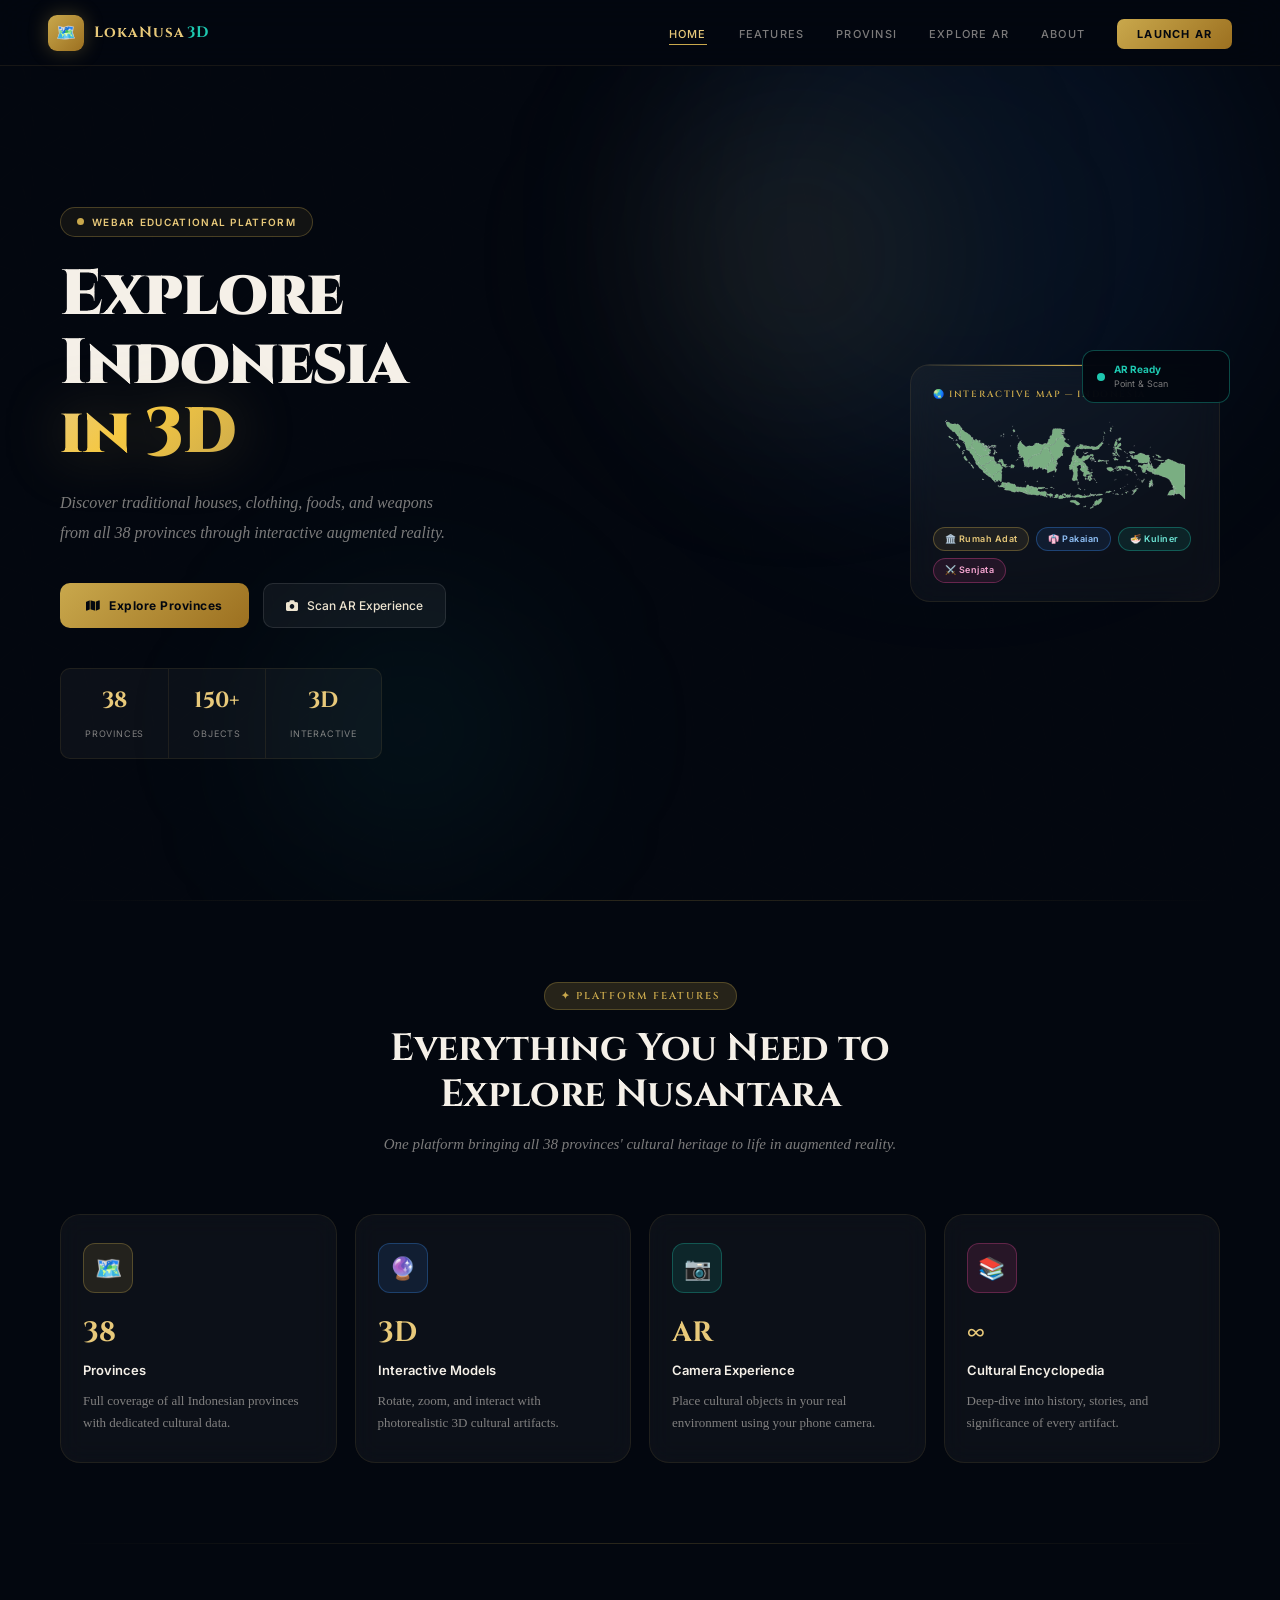
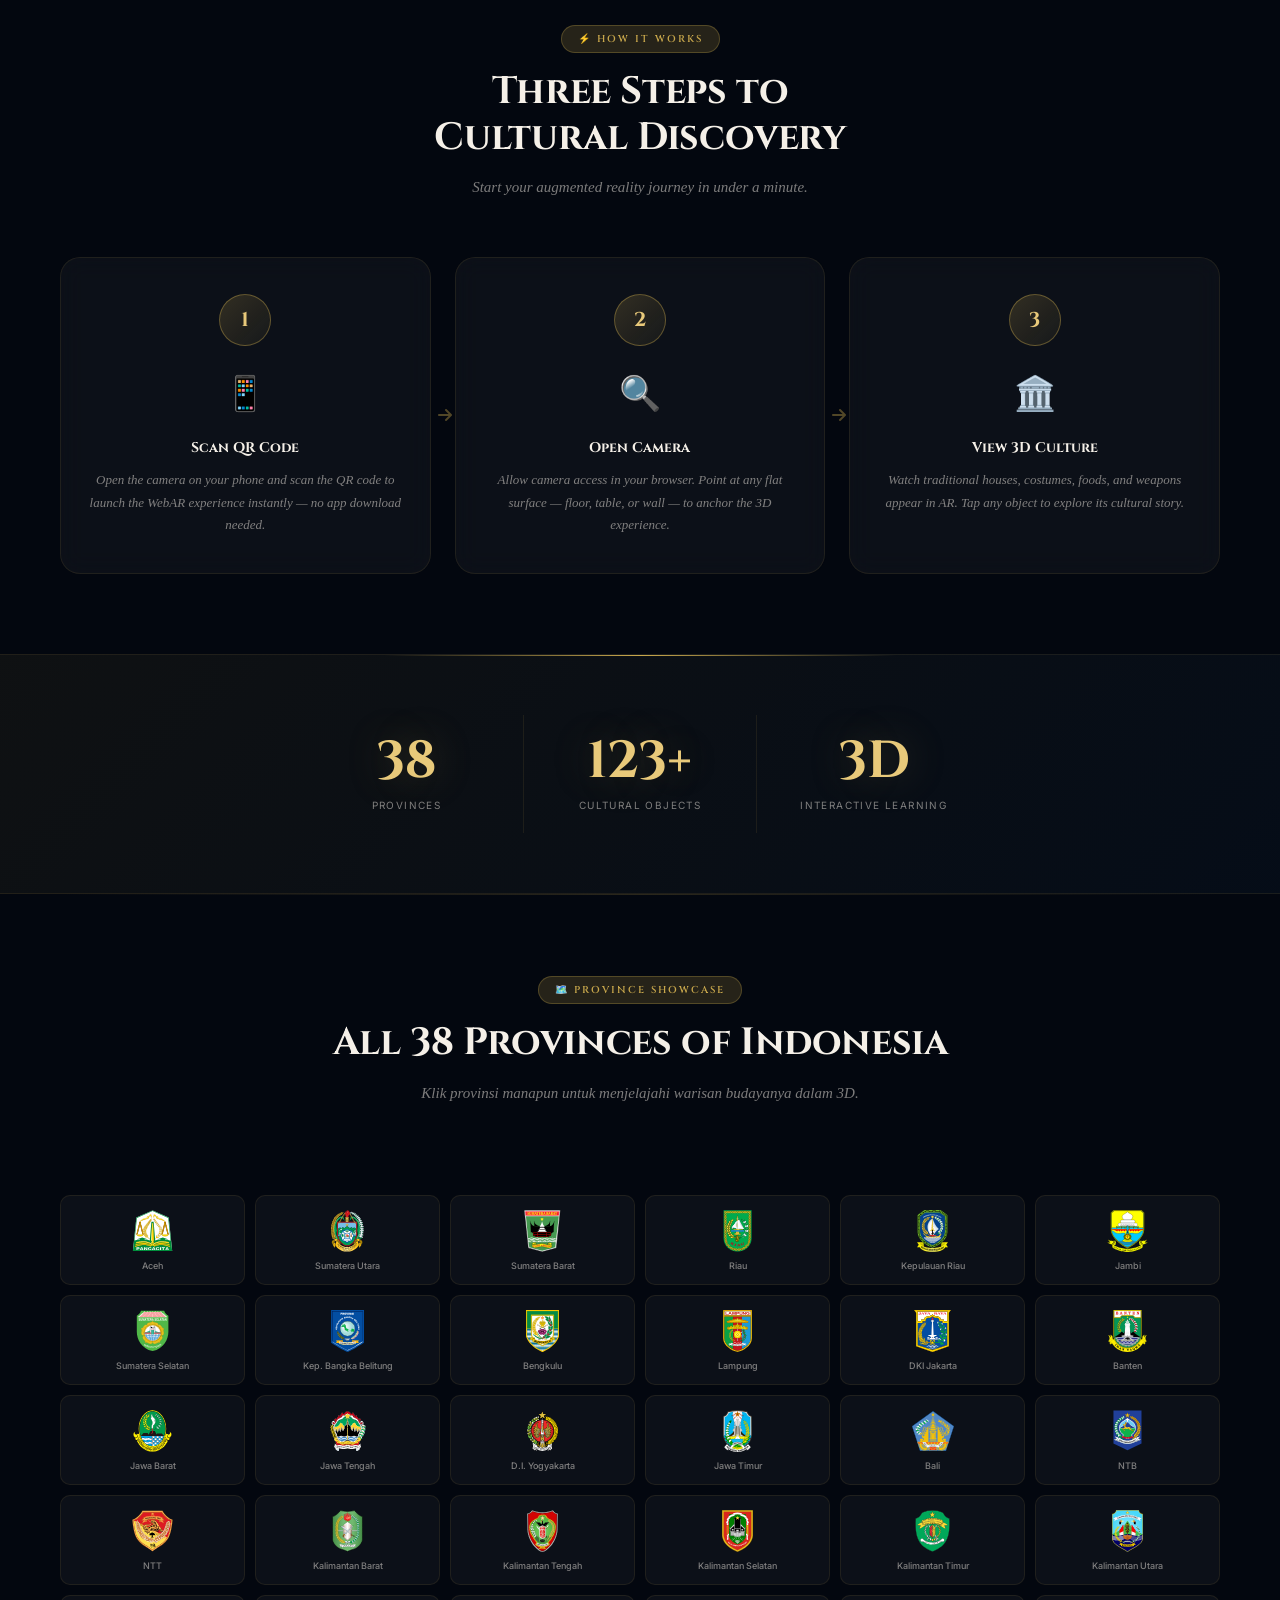
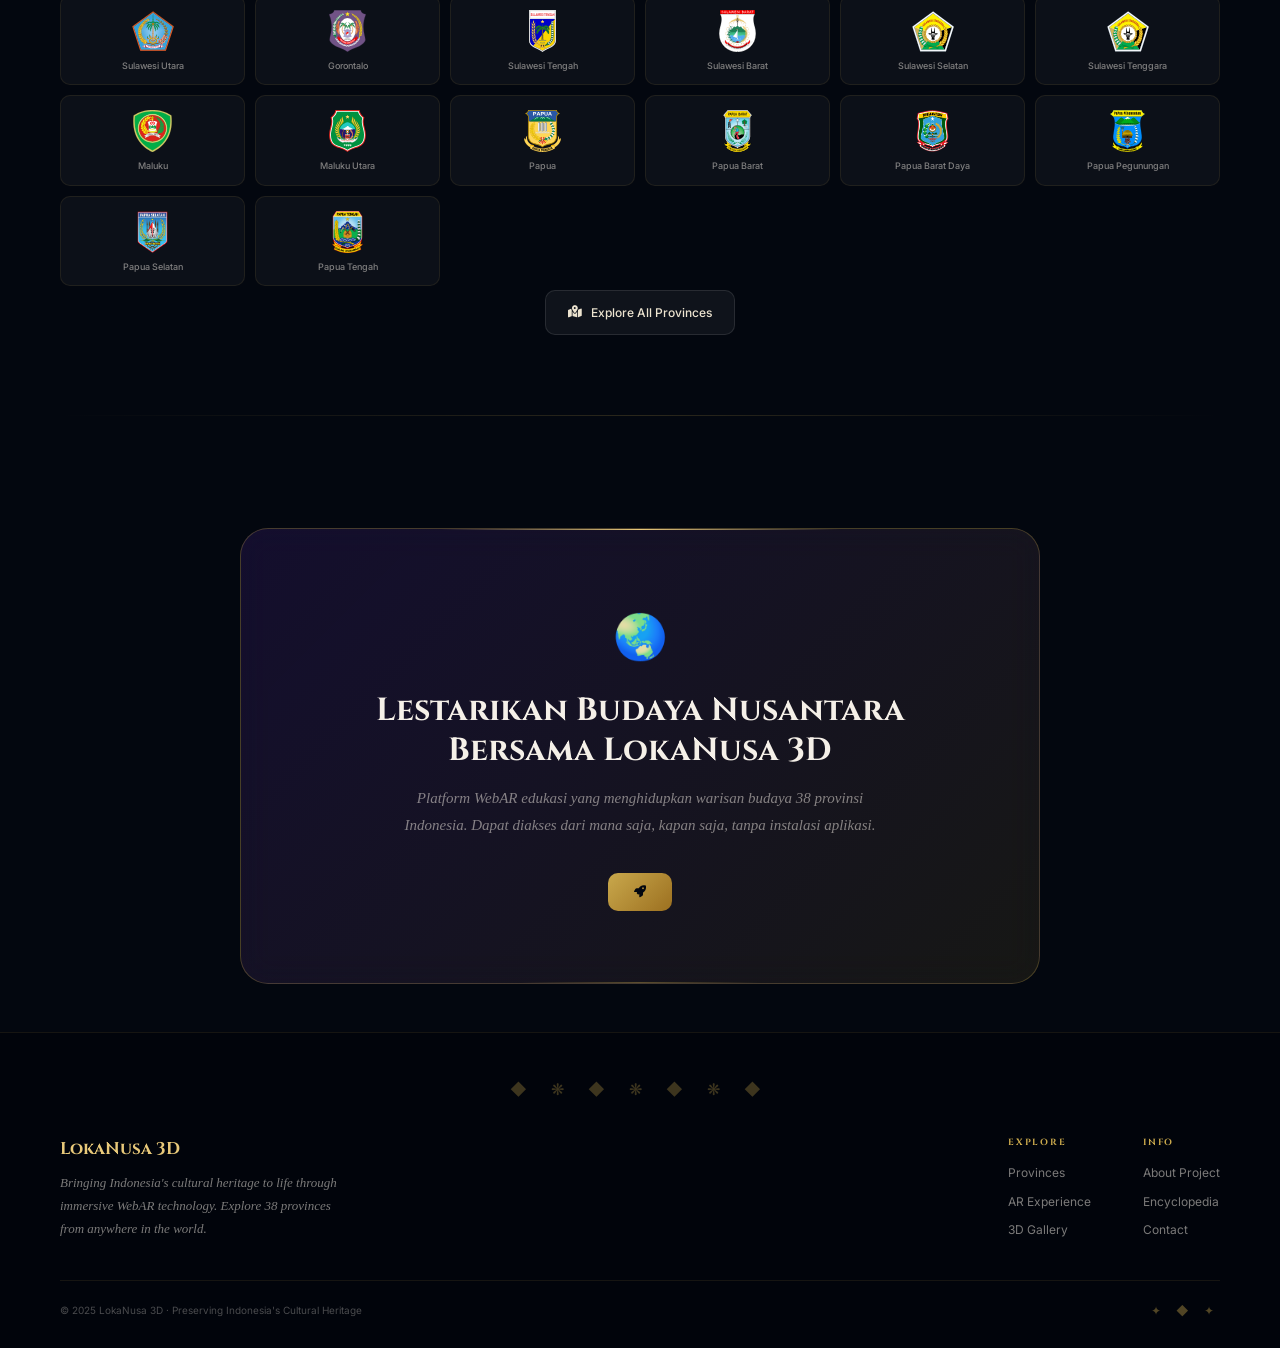
<file: index.html>
<!DOCTYPE html>
<html lang="id">
<head>
  <meta charset="UTF-8" />
  <meta http-equiv="X-UA-Compatible" content="IE=edge" />
  <meta name="viewport" content="width=device-width, initial-scale=1.0" />
  <title>LokaNusa 3D — Explore Indonesia in 3D</title>
  <link rel="preconnect" href="https://fonts.googleapis.com" />
  <link rel="preconnect" href="https://fonts.gstatic.com" crossorigin />
  <link href="https://fonts.googleapis.com/css2?family=Cinzel:wght@400;600;700&family=Inter:wght@300;400;500;600&display=swap" rel="stylesheet" />
  <link rel="stylesheet" href="https://cdnjs.cloudflare.com/ajax/libs/font-awesome/6.5.0/css/all.min.css" crossorigin="anonymous" />
  <link rel="stylesheet" href="./home/style.css" />
</head>
<body>

  <!-- ═══ NAVBAR ═══ -->
<nav class="ln-nav" id="navbar">
  <div class="nav-logo">
    <div class="nav-logo-glyph">🗺️</div>
    <span class="nav-logo-text">LokaNusa<span class="logo-3d">3D</span></span>
  </div>
  <ul class="nav-links" id="navMenu">
    <li><a href="#home" class="active">Home</a></li>
    <li><a href="#features">Features</a></li>
    <li><a href="#provinces">PROVINSI</a></li>
    <li><a href="#how-it-works">Explore AR</a></li>
    <li><a href="#about">About</a></li>
    <li><a href="#contact" class="nav-cta">Launch AR</a></li>
  </ul>
  <button class="nav-hamburger" id="hamburger" aria-label="Menu">
    <span></span><span></span><span></span>
  </button>
</nav>

  <!-- ═══ HERO ═══ -->
  <section class="nv-hero" id="home">
    <div class="hero-glow-orb orb1"></div>
    <div class="hero-glow-orb orb2"></div>
    <div class="hero-glow-orb orb3"></div>

    <div class="hero-content reveal">
      <div class="hero-badge">
        <div class="hero-badge-dot"></div>
        WebAR Educational Platform
      </div>
      <h1 class="hero-title">Explore<br>Indonesia<br><span class="gold">in 3D</span></h1>
      <p class="hero-sub">Discover traditional houses, clothing, foods, and weapons from all 38 provinces through interactive augmented reality.</p>
      <div class="hero-btns">
        <a href="#provinces" class="btn-gold">
          <i class="fa-solid fa-map"></i> Explore Provinces
        </a>
        <a href="#how-it-works" class="btn-outline">
          <i class="fa-solid fa-camera"></i> Scan AR Experience
        </a>
      </div>
      <div class="hero-stats">
        <div class="hs-stat"><strong>38</strong><span>Provinces</span></div>
        <div class="hs-stat"><strong>150+</strong><span>Objects</span></div>
        <div class="hs-stat"><strong>3D</strong><span>Interactive</span></div>
      </div>
    </div>

    <div class="hero-map-wrap reveal delay-1">
      <div class="map-card float-anim">
        <div class="map-card-title">🌏 Interactive Map — Indonesia</div>
        <img src="assets/maps/id.svg" class="indo-map" alt="Indonesia Map">
        <div class="culture-chips">
          <div class="chip chip-gold">🏛️ Rumah Adat</div>
          <div class="chip chip-blue">👘 Pakaian</div>
          <div class="chip chip-teal">🍜 Kuliner</div>
          <div class="chip chip-pink">⚔️ Senjata</div>
        </div>
      </div>

      <div class="ar-status-chip float-anim-2">
        <div class="ar-dot"></div>
        <div>
          <div class="ar-label">AR Ready</div>
          <div class="ar-sub">Point &amp; Scan</div>
        </div>
      </div>
    </div>
  </section>

  <!-- ═══ FEATURES ═══ -->
  <div class="section-divider"></div>
  <section class="nv-section" id="features">
    <div class="section-header">
      <div class="section-tag">✦ Platform Features</div>
      <h2 class="section-title">Everything You Need to<br>Explore Nusantara</h2>
      <p class="section-sub">One platform bringing all 38 provinces' cultural heritage to life in augmented reality.</p>
    </div>
    <div class="features-grid">
      <div class="feat-card reveal">
        <div class="feat-icon icon-gold">🗺️</div>
        <div class="feat-num">38</div>
        <div class="feat-label">Provinces</div>
        <div class="feat-desc">Full coverage of all Indonesian provinces with dedicated cultural data.</div>
      </div>
      <div class="feat-card reveal delay-1">
        <div class="feat-icon icon-blue">🔮</div>
        <div class="feat-num">3D</div>
        <div class="feat-label">Interactive Models</div>
        <div class="feat-desc">Rotate, zoom, and interact with photorealistic 3D cultural artifacts.</div>
      </div>
      <div class="feat-card reveal delay-2">
        <div class="feat-icon icon-teal">📷</div>
        <div class="feat-num">AR</div>
        <div class="feat-label">Camera Experience</div>
        <div class="feat-desc">Place cultural objects in your real environment using your phone camera.</div>
      </div>
      <div class="feat-card reveal delay-3">
        <div class="feat-icon icon-pink">📚</div>
        <div class="feat-num">∞</div>
        <div class="feat-label">Cultural Encyclopedia</div>
        <div class="feat-desc">Deep-dive into history, stories, and significance of every artifact.</div>
      </div>
    </div>
  </section>

  <!-- ═══ HOW IT WORKS ═══ -->
  <div class="section-divider"></div>
  <section class="nv-section" id="how-it-works">
    <div class="section-header">
      <div class="section-tag">⚡ How It Works</div>
      <h2 class="section-title">Three Steps to<br>Cultural Discovery</h2>
      <p class="section-sub">Start your augmented reality journey in under a minute.</p>
    </div>
    <div class="hiw-grid">
      <div class="hiw-step reveal">
        <div class="hiw-num">1</div>
        <div class="hiw-icon">📱</div>
        <h3 class="hiw-title">Scan QR Code</h3>
        <p class="hiw-desc">Open the camera on your phone and scan the QR code to launch the WebAR experience instantly — no app download needed.</p>
        <div class="hiw-connector"><i class="fa-solid fa-arrow-right"></i></div>
      </div>
      <div class="hiw-step reveal delay-1">
        <div class="hiw-num">2</div>
        <div class="hiw-icon">🔍</div>
        <h3 class="hiw-title">Open Camera</h3>
        <p class="hiw-desc">Allow camera access in your browser. Point at any flat surface — floor, table, or wall — to anchor the 3D experience.</p>
        <div class="hiw-connector"><i class="fa-solid fa-arrow-right"></i></div>
      </div>
      <div class="hiw-step reveal delay-2">
        <div class="hiw-num">3</div>
        <div class="hiw-icon">🏛️</div>
        <h3 class="hiw-title">View 3D Culture</h3>
        <p class="hiw-desc">Watch traditional houses, costumes, foods, and weapons appear in AR. Tap any object to explore its cultural story.</p>
      </div>
    </div>
  </section>

  <!-- ═══ STATS ═══ -->
  <div class="stats-section">
    <div class="stats-grid">
      <div class="stat-item reveal">
        <div class="stat-num" data-target="38">0</div>
        <div class="stat-label">Provinces</div>
      </div>
      <div class="stat-divider"></div>
      <div class="stat-item reveal delay-1">
        <div class="stat-num" data-target="150" data-suffix="+">0</div>
        <div class="stat-label">Cultural Objects</div>
      </div>
      <div class="stat-divider"></div>
      <div class="stat-item reveal delay-2">
        <div class="stat-num">3D</div>
        <div class="stat-label">Interactive Learning</div>
      </div>
    </div>
  </div>

  <!-- ═══ PROVINCE SHOWCASE ═══ -->
  <div class="section-divider"></div>
  <section class="nv-section" id="provinces">
    <div class="section-header">
      <div class="section-tag">🗺️ Province Showcase</div>
      <h2 class="section-title">All 38 Provinces of Indonesia</h2>
      <p class="section-sub">Klik provinsi manapun untuk menjelajahi warisan budayanya dalam 3D.</p>
    </div>
    <div class="provinces-grid" id="provGrid"></div>
    <div class="prov-cta">
      <a href="#" class="btn-outline">
        <i class="fa-solid fa-map-location-dot"></i> Explore All Provinces
      </a>
    </div>
  </section>

  <!-- ═══ ABOUT / FEEDBACK ═══ -->
  <div class="section-divider"></div>
  <section class="nv-section" id="about">
    <div class="feedback-box reveal">
      <div class="fb-deco">🌏</div>
      <h2 class="fb-title">Lestarikan Budaya Nusantara<br>Bersama LokaNusa 3D</h2>
      <p class="fb-sub">Platform WebAR edukasi yang menghidupkan warisan budaya 38 provinsi Indonesia. Dapat diakses dari mana saja, kapan saja, tanpa instalasi aplikasi.</p>
      <div class="fb-btns">
        <a href="#contact" class="btn-gold"><i class="fa-solid fa-rocket"></i> </a>
      </div>
    </div>
  </section>

  <!-- ═══ FOOTER ═══ -->
  <footer class="nv-footer" id="contact">
    <div class="footer-ornament-top">◆ ❋ ◆ ❋ ◆ ❋ ◆</div>
    <div class="footer-top">
      <div class="footer-brand">
        <div class="footer-brand-name">LokaNusa 3D</div>
        <p class="footer-brand-desc">Bringing Indonesia's cultural heritage to life through immersive WebAR technology. Explore 38 provinces from anywhere in the world.</p>
      </div>
      <div class="footer-links">
        <div class="footer-col">
          <h5>Explore</h5>
          <a href="#provinces">Provinces</a>
          <a href="#how-it-works">AR Experience</a>
          <a href="#features">3D Gallery</a>
        </div>
        <div class="footer-col">
          <h5>Info</h5>
          <a href="#about">About Project</a>
          <a href="#features">Encyclopedia</a>
          <a href="#contact">Contact</a>
        </div>
      </div>
    </div>
    <div class="footer-bottom">
      <div class="footer-copy">© 2025 LokaNusa 3D · Preserving Indonesia's Cultural Heritage</div>
      <div class="footer-ornament-bottom">✦ ◆ ✦</div>
    </div>
  </footer>

  <!-- ✅ Diperbaiki: nama file script yang benar -->
  <script src="./home/main.js"></script>
</body>
</html>
</file>
<file: home/style.css>
/* ════════════════════════════════════════
   LokaNusa 3D — style.css  (Home Page)
   Dark Luxury · Gold Accent · Glassmorphism
   Unified with provinsi.css
════════════════════════════════════════ */

/* ─── ROOT VARIABLES ─── */
:root {
  --navy:        #03070f;
  --navy2:       #060d1c;
  --navy3:       #0a1530;
  --navy4:       #0e1e44;
  --gold:        #c9a84c;
  --gold2:       #e8c97a;
  --gold3:       #f5e0a0;
  --gold-dim:    rgba(201,168,76,0.18);
  --gold-glow:   rgba(201,168,76,0.35);
  --ivory:       #f5f0e8;
  --ivory2:      #ede4d0;
  --muted:       rgba(245,240,232,0.5);
  --muted2:      rgba(245,240,232,0.3);
  --border:      rgba(201,168,76,0.2);
  --border2:     rgba(201,168,76,0.1);
  --teal:        #1ec8b0;
  --blue:        #3a8ef6;
  --rose:        #ec4899;
  --purple:      #7c3aed;
  --glass:       rgba(255,255,255,0.04);
  --glass-hov:   rgba(255,255,255,0.07);
  --font-display:'Cinzel', serif;
  --font-body:   'Cormorant Garamond', serif;
  --font-ui:     'Inter', sans-serif;
  --r:           16px;
  --r-sm:        10px;
  --r-xs:        7px;
  --t:           0.35s cubic-bezier(.4,0,.2,1);
}

/* ─── RESET ─── */
*, *::before, *::after { box-sizing: border-box; margin: 0; padding: 0; }
html { scroll-behavior: smooth; }
body {
  font-family: var(--font-ui);
  background: var(--navy);
  color: var(--ivory);
  overflow-x: hidden;
  line-height: 1.6;
}
a { text-decoration: none; color: inherit; }
ul { list-style: none; }
button { cursor: pointer; border: none; font-family: var(--font-ui); }
img { display: block; }

/* Scrollbar */
::-webkit-scrollbar { width: 5px; }
::-webkit-scrollbar-track { background: var(--navy2); }
::-webkit-scrollbar-thumb { background: rgba(201,168,76,0.3); border-radius: 3px; }

/* ─── PARTICLE CANVAS ─── */
#particleCanvas {
  position: fixed; inset: 0;
  pointer-events: none; z-index: 0; opacity: 0.5;
}

/* ════════════════════════════════════════
   NAVBAR (unified — sama dengan provinsi.css)
════════════════════════════════════════ */
.ln-nav {
  position: sticky; top: 0; z-index: 1000;
  display: flex; align-items: center; justify-content: space-between;
  padding: 0 48px; height: 66px;
  background: rgba(3,7,15,0.8);
  backdrop-filter: blur(24px);
  -webkit-backdrop-filter: blur(24px);
  border-bottom: 1px solid var(--border2);
  transition: box-shadow 0.4s ease;
}
.ln-nav.scrolled {
  box-shadow: 0 4px 48px rgba(0,0,0,0.7);
  border-bottom-color: var(--border);
}

/* Logo */
.nav-logo { display: flex; align-items: center; gap: 10px; }
.nav-logo-glyph {
  width: 36px; height: 36px;
  background: linear-gradient(135deg, var(--gold), #9c7020);
  border-radius: 9px;
  display: flex; align-items: center; justify-content: center;
  font-size: 16px; color: var(--navy); font-weight: 900;
  box-shadow: 0 0 20px rgba(201,168,76,0.3);
  flex-shrink: 0;
}
.nav-logo-text {
  font-family: var(--font-display);
  font-size: 15px; font-weight: 700;
  color: var(--gold2); letter-spacing: 0.07em;
}
.logo-3d { color: var(--teal); margin-left: 2px; }

/* Nav links */
.nav-links {
  display: flex; align-items: center; gap: 32px;
}
.nav-links li a {
  font-size: 11px; font-weight: 500;
  color: var(--muted);
  letter-spacing: 0.11em; text-transform: uppercase;
  transition: color var(--t);
  position: relative;
}
.nav-links li a::after {
  content: '';
  position: absolute; bottom: -4px; left: 0; right: 0;
  height: 1px; background: var(--gold);
  transform: scaleX(0); transition: transform var(--t);
}
.nav-links li a:hover,
.nav-links li a.active { color: var(--gold2); }
.nav-links li a:hover::after,
.nav-links li a.active::after { transform: scaleX(1); }

.nav-cta {
  background: linear-gradient(135deg, var(--gold), #9c7020) !important;
  color: var(--navy) !important;
  padding: 8px 20px;
  border-radius: var(--r-xs);
  font-weight: 700 !important;
  font-size: 11px;
  transition: transform var(--t), box-shadow var(--t) !important;
}
.nav-cta:hover {
  transform: translateY(-2px);
  box-shadow: 0 8px 24px rgba(201,168,76,0.4) !important;
}
.nav-cta::after { display: none !important; }

/* Mobile hamburger */
.nav-hamburger {
  display: none;
  flex-direction: column; gap: 5px;
  background: none; border: 1px solid var(--border);
  padding: 9px 11px; border-radius: var(--r-xs);
  transition: background var(--t);
}
.nav-hamburger span {
  display: block; width: 18px; height: 1.5px;
  background: var(--ivory); border-radius: 2px;
}
.nav-hamburger:hover { background: var(--glass); }

/* ════════════════════════════════════════
   HERO
════════════════════════════════════════ */
.nv-hero {
  position: relative;
  min-height: calc(100vh - 66px);
  display: flex; align-items: center;
  gap: 60px; padding: 80px 60px 80px;
  overflow: hidden; z-index: 1;
}

/* Glow orbs */
.hero-glow-orb {
  position: absolute; border-radius: 50%;
  pointer-events: none; filter: blur(90px); z-index: 0;
}
.orb1 { width: 560px; height: 560px; background: rgba(58,142,246,0.08);  top: -130px; right: 40px; }
.orb2 { width: 320px; height: 320px; background: rgba(201,168,76,0.09);  top:  30px;  right: 320px; }
.orb3 { width: 260px; height: 260px; background: rgba(30,200,176,0.07);  bottom: 40px; left: 280px; }

/* Batik texture overlay */
.nv-hero::before {
  content: '';
  position: absolute; inset: 0; z-index: 0;
  opacity: 0.025;
  background-image:
    repeating-conic-gradient(rgba(201,168,76,0.3) 0%, transparent 1%, transparent 15%, rgba(201,168,76,0.2) 16%),
    repeating-linear-gradient(45deg, transparent 0px, transparent 20px, rgba(201,168,76,0.1) 20px, rgba(201,168,76,0.1) 21px);
  background-size: 60px 60px, 40px 40px;
  pointer-events: none;
}

/* Ornamental frame corners */
.hero-ornament-frame {
  position: absolute; inset: 20px;
  pointer-events: none; z-index: 1;
}
.orn-corner {
  position: absolute;
  width: 48px; height: 48px;
  border-color: rgba(201,168,76,0.28); border-style: solid;
}
.orn-tl { top: 0; left: 0; border-width: 1px 0 0 1px; }
.orn-tr { top: 0; right: 0; border-width: 1px 1px 0 0; }
.orn-bl { bottom: 0; left: 0; border-width: 0 0 1px 1px; }
.orn-br { bottom: 0; right: 0; border-width: 0 1px 1px 0; }

/* Ornamental lines — sesuai provinsi */
.orn-h-line, .orn-v-line {
  position: absolute;
  background: linear-gradient(90deg, transparent, rgba(201,168,76,0.15), transparent);
}
.orn-h-line { height: 1px; left: 60px; right: 60px; }
.orn-h-top  { top: 0; }
.orn-h-bot  { bottom: 0; }
.orn-v-line {
  width: 1px;
  background: linear-gradient(180deg, transparent, rgba(201,168,76,0.15), transparent);
  top: 60px; bottom: 60px;
}
.orn-v-left  { left: 0; }
.orn-v-right { right: 0; }

/* Hero content */
.hero-content {
  position: relative; z-index: 2;
  flex: 1; max-width: 500px;
}

.hero-badge {
  display: inline-flex; align-items: center; gap: 8px;
  background: rgba(201,168,76,0.08);
  border: 1px solid rgba(201,168,76,0.3);
  color: var(--gold2);
  padding: 6px 16px; border-radius: 32px;
  font-size: 10px; font-weight: 600;
  letter-spacing: 0.13em; text-transform: uppercase;
  margin-bottom: 24px;
}
.hero-badge-dot {
  width: 7px; height: 7px;
  border-radius: 50%; background: var(--gold);
  animation: pulse 2s infinite;
}

.hero-title {
  font-family: var(--font-display);
  font-size: clamp(42px, 5vw, 68px);
  font-weight: 900; line-height: 1.08;
  letter-spacing: -0.02em;
  color: var(--ivory);
  margin-bottom: 20px;
}
.hero-title .gold {
  background: linear-gradient(135deg, var(--gold2) 0%, #f5c842 40%, var(--gold) 100%);
  -webkit-background-clip: text;
  -webkit-text-fill-color: transparent;
  background-clip: text;
  filter: drop-shadow(0 0 30px rgba(201,168,76,0.3));
}

.hero-sub {
  font-family: var(--font-body);
  font-size: clamp(14px, 1.5vw, 16px);
  font-style: italic; line-height: 1.85;
  color: var(--muted); margin-bottom: 36px;
  max-width: 400px;
}

.hero-btns { display: flex; gap: 14px; flex-wrap: wrap; margin-bottom: 40px; }

/* Stat row */
.hero-stats {
  display: flex;
  background: var(--glass);
  border: 1px solid var(--border2);
  border-radius: var(--r-sm);
  overflow: hidden; width: fit-content;
}
.hs-stat {
  padding: 14px 24px; text-align: center;
  border-right: 1px solid var(--border2);
}
.hs-stat:last-child { border-right: none; }
.hs-stat strong {
  display: block;
  font-family: var(--font-display);
  font-size: 22px; font-weight: 700;
  color: var(--gold2);
}
.hs-stat span {
  font-size: 9px; color: var(--muted);
  text-transform: uppercase; letter-spacing: 0.09em;
}

/* AR status — selaraskan dengan provinsi .hero-ar-status */
.hero-ar-status {
  display: inline-flex; align-items: center; gap: 12px;
  background: rgba(30,200,176,0.07);
  border: 1px solid rgba(30,200,176,0.2);
  border-radius: 32px;
  padding: 8px 20px;
  font-size: 10px; letter-spacing: 0.06em;
}
.ar-live-dot {
  width: 7px; height: 7px;
  border-radius: 50%; background: var(--teal);
  animation: pulse 1.5s infinite;
  flex-shrink: 0;
}
.ar-live-text { color: var(--teal); font-weight: 600; }
.ar-divider   { color: var(--muted2); }
.ar-detail    { color: var(--muted); }

/* ─── HERO MAP CARD ─── */
.hero-map-wrap {
  position: relative; z-index: 2;
  flex: 1; display: flex; justify-content: flex-end; align-items: center;
}
.map-card {
  background: var(--glass);
  border: 1px solid var(--border2);
  border-radius: 20px;
  padding: 22px 22px 18px;
  backdrop-filter: blur(16px);
  -webkit-backdrop-filter: blur(16px);
  width: 310px;
  position: relative; overflow: hidden;
}
.map-card::before {
  content: '';
  position: absolute; top: 0; left: 0; right: 0; height: 1px;
  background: linear-gradient(90deg, transparent, var(--gold), transparent);
}
.map-card-title {
  font-family: var(--font-display);
  font-size: 9px; letter-spacing: 0.18em; text-transform: uppercase;
  color: var(--gold); margin-bottom: 14px; font-weight: 600;
}
.indo-map {
  width: 100%; max-width: 420px;
  height: auto; object-fit: contain;
  margin: 0 auto;
  filter: brightness(1.1) contrast(1.05);
}

.culture-chips {
  display: flex; gap: 7px; flex-wrap: wrap; margin-top: 14px;
}
.chip {
  padding: 4px 11px; border-radius: 24px;
  font-size: 9px; font-weight: 600; letter-spacing: 0.05em;
  border: 1px solid;
}
.chip-gold   { background: rgba(201,168,76,0.1); border-color: rgba(201,168,76,0.35); color: var(--gold2); }
.chip-blue   { background: rgba(58,142,246,0.1); border-color: rgba(58,142,246,0.35); color: #93c5fd; }
.chip-teal   { background: rgba(30,200,176,0.1); border-color: rgba(30,200,176,0.35); color: #6ee7d7; }
.chip-pink   { background: rgba(236,72,153,0.1); border-color: rgba(236,72,153,0.35); color: #f9a8d4; }

.ar-status-chip {
  position: absolute; top: -14px; right: -10px;
  background: rgba(3,7,15,0.95);
  border: 1px solid rgba(30,200,176,0.35);
  border-radius: 12px; padding: 10px 14px;
  display: flex; align-items: center; gap: 9px;
  min-width: 148px;
  backdrop-filter: blur(14px);
}
.ar-dot {
  width: 8px; height: 8px; border-radius: 50%;
  background: var(--teal); animation: pulse 1.5s infinite; flex-shrink: 0;
}
.ar-label { font-size: 10px; font-weight: 700; color: var(--teal); }
.ar-sub   { font-size: 9px; color: var(--muted); }

/* Scroll indicator — selaraskan dengan provinsi */
.scroll-indicator {
  position: absolute; bottom: 28px; left: 50%; transform: translateX(-50%);
  display: flex; flex-direction: column; align-items: center; gap: 8px;
  z-index: 2;
}
.scroll-mouse {
  width: 22px; height: 36px;
  border: 1.5px solid rgba(201,168,76,0.35);
  border-radius: 12px;
  display: flex; justify-content: center; padding-top: 6px;
}
.scroll-wheel {
  width: 3px; height: 7px;
  background: var(--gold);
  border-radius: 2px;
  animation: scrollWheel 2s ease-in-out infinite;
}
.scroll-indicator span {
  font-size: 9px; color: var(--muted2);
  letter-spacing: 0.1em; text-transform: uppercase;
}

/* ════════════════════════════════════════
   BUTTONS (global)
════════════════════════════════════════ */
.btn-gold {
  display: inline-flex; align-items: center; gap: 9px;
  background: linear-gradient(135deg, var(--gold), #9c7020);
  color: var(--navy);
  padding: 13px 26px;
  border-radius: var(--r-sm);
  font-size: 12px; font-weight: 700;
  letter-spacing: 0.04em;
  border: none; cursor: pointer;
  position: relative; overflow: hidden;
  transition: transform var(--t), box-shadow var(--t);
}
.btn-gold::before {
  content: '';
  position: absolute; inset: 0;
  background: linear-gradient(135deg, rgba(255,255,255,0.18), transparent);
  opacity: 0; transition: opacity var(--t);
}
.btn-gold:hover { transform: translateY(-3px); box-shadow: 0 12px 32px rgba(201,168,76,0.45); }
.btn-gold:hover::before { opacity: 1; }

/* btn-primary-glow — alias dari provinsi */
.btn-primary-glow {
  display: inline-flex; align-items: center; gap: 10px;
  background: linear-gradient(135deg, var(--gold), #9c7020);
  color: var(--navy);
  padding: 14px 30px;
  border-radius: var(--r-sm);
  font-size: 13px; font-weight: 700;
  letter-spacing: 0.04em;
  position: relative; overflow: hidden;
  transition: transform var(--t), box-shadow var(--t);
}
.btn-primary-glow::before {
  content: '';
  position: absolute; inset: 0;
  background: linear-gradient(135deg, rgba(255,255,255,0.18), transparent);
  opacity: 0; transition: opacity var(--t);
}
.btn-primary-glow:hover {
  transform: translateY(-3px);
  box-shadow: 0 12px 36px rgba(201,168,76,0.5);
}
.btn-primary-glow:hover::before { opacity: 1; }

.btn-icon { font-size: 18px; }
.btn-pulse {
  position: absolute; right: 12px; top: 50%; transform: translateY(-50%);
  width: 8px; height: 8px;
  border-radius: 50%; background: var(--navy);
  animation: pulse 1.8s infinite; opacity: 0.5;
}

.btn-outline {
  display: inline-flex; align-items: center; gap: 9px;
  background: rgba(255,255,255,0.05);
  color: var(--ivory2);
  padding: 12px 22px;
  border-radius: var(--r-sm);
  font-size: 12px; font-weight: 500;
  border: 1px solid rgba(255,255,255,0.1);
  cursor: pointer;
  transition: background var(--t), border-color var(--t), transform var(--t);
}
.btn-outline:hover {
  background: rgba(255,255,255,0.09);
  border-color: rgba(201,168,76,0.4);
  transform: translateY(-2px);
}

/* btn-ghost — dari provinsi */
.btn-ghost {
  display: inline-flex; align-items: center; gap: 8px;
  background: rgba(255,255,255,0.05);
  color: var(--ivory2);
  padding: 13px 26px;
  border-radius: var(--r-sm);
  font-size: 13px; font-weight: 500;
  border: 1px solid rgba(255,255,255,0.1);
  transition: background var(--t), border-color var(--t), transform var(--t);
}
.btn-ghost:hover {
  background: rgba(255,255,255,0.09);
  border-color: rgba(201,168,76,0.35);
  transform: translateY(-2px);
}

/* btn-ghost-sm — dari provinsi */
.btn-ghost-sm {
  background: none;
  border: 1px solid rgba(255,255,255,0.1);
  color: var(--muted);
  padding: 10px;
  border-radius: var(--r-sm);
  font-size: 12px;
  transition: border-color var(--t), color var(--t);
}
.btn-ghost-sm:hover { border-color: rgba(255,255,255,0.2); color: var(--ivory); }

/* btn-launch-ar — dari provinsi */
.btn-launch-ar {
  background: linear-gradient(135deg, var(--teal), var(--blue));
  color: #fff;
  padding: 14px 24px;
  border-radius: var(--r-sm);
  font-size: 13px; font-weight: 700;
  letter-spacing: 0.04em;
  transition: transform var(--t), box-shadow var(--t);
}
.btn-launch-ar:hover {
  transform: translateY(-2px);
  box-shadow: 0 10px 30px rgba(30,200,176,0.4);
}

/* btn-download-qr — dari provinsi */
.btn-download-qr {
  background: linear-gradient(135deg, var(--gold), #9c7020);
  color: var(--navy);
  padding: 13px;
  border-radius: var(--r-sm);
  font-size: 13px; font-weight: 700;
  transition: transform var(--t), box-shadow var(--t);
}
.btn-download-qr:hover {
  transform: translateY(-2px);
  box-shadow: 0 10px 30px rgba(201,168,76,0.4);
}

/* btn-qr & btn-ar — dari provinsi */
.btn-qr, .btn-ar {
  flex: 1;
  display: flex; align-items: center; justify-content: center; gap: 7px;
  padding: 11px 14px;
  border-radius: var(--r-sm);
  font-size: 11px; font-weight: 600;
  letter-spacing: 0.04em;
  transition: transform var(--t), box-shadow var(--t), background var(--t);
}
.btn-qr {
  background: rgba(255,255,255,0.06);
  border: 1px solid rgba(255,255,255,0.12);
  color: var(--ivory2);
}
.btn-qr:hover {
  background: rgba(201,168,76,0.12);
  border-color: rgba(201,168,76,0.35);
  color: var(--gold2);
  transform: translateY(-2px);
}
.btn-ar {
  background: linear-gradient(135deg, rgba(30,200,176,0.2), rgba(58,142,246,0.2));
  border: 1px solid rgba(30,200,176,0.35);
  color: var(--teal);
  position: relative; overflow: hidden;
}
.btn-ar::before {
  content: '';
  position: absolute; inset: 0;
  background: linear-gradient(135deg, rgba(30,200,176,0.3), rgba(58,142,246,0.3));
  opacity: 0; transition: opacity var(--t);
}
.btn-ar:hover {
  transform: translateY(-2px);
  box-shadow: 0 8px 24px rgba(30,200,176,0.3);
}
.btn-ar:hover::before { opacity: 1; }

.btn-icon-svg { width: 14px; height: 14px; flex-shrink: 0; }
.ar-live-badge {
  font-size: 8px; font-weight: 800; letter-spacing: 0.08em;
  color: #fff;
  background: var(--teal);
  padding: 2px 6px; border-radius: 4px;
  position: relative; z-index: 1;
}

/* ════════════════════════════════════════
   SECTION COMMON
════════════════════════════════════════ */
.nv-section { padding: 80px 60px; position: relative; z-index: 1; }

.section-divider {
  height: 1px; margin: 0 60px;
  background: linear-gradient(90deg, transparent, var(--border), transparent);
}

.section-header { text-align: center; margin-bottom: 56px; }
/* alias untuk konsistensi dengan provinsi */
.section-head { text-align: center; margin-bottom: 60px; }

.section-ornament {
  display: flex; align-items: center; gap: 14px;
  justify-content: center; margin-bottom: 14px;
}
/* selaraskan mb provinsi */
.section-head .section-ornament { margin-bottom: 18px; }

.orn-line-l, .orn-line-r {
  flex: 1; max-width: 120px; height: 1px;
  background: linear-gradient(90deg, transparent, var(--gold));
}
.orn-line-r { background: linear-gradient(90deg, var(--gold), transparent); }
.orn-diamond { color: var(--gold); font-size: 12px; }

.section-tag {
  display: inline-flex; align-items: center; gap: 8px;
  background: var(--gold-dim);
  border: 1px solid rgba(201,168,76,0.28);
  color: var(--gold);
  padding: 5px 16px; border-radius: 24px;
  font-family: var(--font-display);
  font-size: 10px; font-weight: 600;
  letter-spacing: 0.2em; text-transform: uppercase;
  margin-bottom: 16px;
}

/* section-eyebrow — dari provinsi (block version) */
.section-eyebrow {
  display: block;
  font-family: var(--font-display);
  font-size: 10px; letter-spacing: 0.22em;
  color: var(--gold); text-transform: uppercase;
  margin-bottom: 12px;
}

.section-title {
  font-family: var(--font-display);
  font-size: clamp(26px, 3.2vw, 38px); font-weight: 700;
  color: var(--ivory); line-height: 1.2;
  margin-bottom: 14px; letter-spacing: -0.01em;
}
/* provinsi pakai sedikit lebih besar — align */
.section-head .section-title {
  font-size: clamp(28px, 3.5vw, 42px);
  margin-bottom: 16px;
}
.section-title em {
  font-style: italic;
  background: linear-gradient(135deg, var(--gold2), #f5c842);
  -webkit-background-clip: text;
  -webkit-text-fill-color: transparent;
  background-clip: text;
}
.section-sub {
  font-family: var(--font-body);
  font-size: 15px; font-style: italic;
  color: var(--muted); line-height: 1.8;
  max-width: 520px; margin-inline: auto;
}
.section-head .section-sub {
  font-size: 14px; max-width: 540px;
}

/* ════════════════════════════════════════
   FEATURES GRID
════════════════════════════════════════ */
.features-grid {
  display: grid;
  grid-template-columns: repeat(4, 1fr);
  gap: 18px;
}
.feat-card {
  background: var(--glass);
  border: 1px solid var(--border2);
  border-radius: 20px;
  padding: 28px 22px;
  position: relative; overflow: hidden;
  backdrop-filter: blur(12px);
  -webkit-backdrop-filter: blur(12px);
  transition: transform var(--t), border-color var(--t), box-shadow var(--t);
}
.feat-card::before {
  content: '';
  position: absolute; inset: 0;
  background: linear-gradient(135deg, rgba(201,168,76,0.07), transparent);
  opacity: 0; transition: opacity var(--t);
  border-radius: 20px;
}
.feat-card:hover {
  transform: translateY(-7px) scale(1.01);
  border-color: var(--border);
  box-shadow: 0 20px 52px rgba(0,0,0,0.55);
}
.feat-card:hover::before { opacity: 1; }

.feat-icon {
  width: 50px; height: 50px; border-radius: 12px;
  display: flex; align-items: center; justify-content: center;
  font-size: 22px; margin-bottom: 18px;
  border: 1px solid;
}
.icon-gold   { background: rgba(201,168,76,0.12); border-color: rgba(201,168,76,0.3); }
.icon-blue   { background: rgba(58,142,246,0.12); border-color: rgba(58,142,246,0.3); }
.icon-teal   { background: rgba(30,200,176,0.12); border-color: rgba(30,200,176,0.3); }
.icon-pink   { background: rgba(236,72,153,0.12); border-color: rgba(236,72,153,0.3); }

.feat-num {
  font-family: var(--font-display);
  font-size: 28px; font-weight: 700;
  color: var(--gold2); margin-bottom: 4px;
}
.feat-label { font-size: 13px; font-weight: 600; color: var(--ivory); margin-bottom: 9px; }
.feat-desc  { font-family: var(--font-body); font-size: 13px; color: var(--muted); line-height: 1.7; }

/* ════════════════════════════════════════
   HOW IT WORKS
════════════════════════════════════════ */
.hiw-grid {
  display: grid; grid-template-columns: repeat(3,1fr); gap: 24px;
}
.hiw-step {
  background: var(--glass);
  border: 1px solid var(--border2);
  border-radius: 20px;
  padding: 36px 26px; text-align: center;
  position: relative;
  backdrop-filter: blur(12px);
  -webkit-backdrop-filter: blur(12px);
  transition: transform var(--t), border-color var(--t);
}
.hiw-step:hover { transform: translateY(-6px); border-color: var(--border); }

.hiw-num {
  width: 52px; height: 52px; border-radius: 50%;
  background: linear-gradient(135deg, rgba(201,168,76,0.2), rgba(201,168,76,0.05));
  border: 1px solid rgba(201,168,76,0.4);
  display: flex; align-items: center; justify-content: center;
  font-family: var(--font-display);
  font-size: 20px; font-weight: 700; color: var(--gold2);
  margin: 0 auto 20px;
}
.hiw-icon  { font-size: 34px; margin-bottom: 16px; }
.hiw-title { font-family: var(--font-display); font-size: 14px; font-weight: 700; color: var(--ivory); margin-bottom: 10px; }
.hiw-desc  { font-family: var(--font-body); font-size: 13px; font-style: italic; color: var(--muted); line-height: 1.75; }

.hiw-connector {
  position: absolute; top: 50%; right: -22px;
  transform: translateY(-50%);
  color: rgba(201,168,76,0.4); font-size: 16px; z-index: 3;
}

/* ════════════════════════════════════════
   STATS SECTION
════════════════════════════════════════ */
.stats-section {
  background: linear-gradient(135deg, rgba(201,168,76,0.06), rgba(58,142,246,0.04));
  border-top: 1px solid var(--border2);
  border-bottom: 1px solid var(--border2);
  padding: 60px;
  position: relative; z-index: 1;
}
.stats-section::before {
  content: '';
  position: absolute; top: 0; left: 50%; transform: translateX(-50%);
  width: 40%; height: 1px;
  background: linear-gradient(90deg, transparent, var(--gold), transparent);
}
.stats-grid {
  display: grid;
  grid-template-columns: 1fr 1px 1fr 1px 1fr;
  max-width: 700px; margin: 0 auto;
}
.stat-item { text-align: center; padding: 20px 32px; }
.stat-num {
  font-family: var(--font-display);
  font-size: 52px; font-weight: 700;
  color: var(--gold2); line-height: 1;
  margin-bottom: 10px;
  text-shadow: 0 0 40px rgba(201,168,76,0.25);
}
.stat-label {
  font-size: 10px; color: var(--muted);
  text-transform: uppercase; letter-spacing: 0.14em;
}
.stat-divider { background: var(--border2); }

/* ════════════════════════════════════════
   PROVINCE GRID
════════════════════════════════════════ */
.provinces-grid {
  display: grid;
  grid-template-columns: repeat(6, 1fr);
  gap: 10px; margin-bottom: 36px;
}
.prov-card {
  background: var(--glass);
  border: 1px solid var(--border2);
  border-radius: var(--r-sm);
  padding: 14px 8px 12px; text-align: center;
  cursor: pointer;
  position: relative; overflow: hidden;
  transition: transform 0.25s ease, border-color 0.25s ease, box-shadow 0.25s ease;
}
.prov-card::before {
  content: '';
  position: absolute; inset: 0;
  background: linear-gradient(135deg, rgba(201,168,76,0.1), transparent);
  opacity: 0; transition: opacity 0.25s;
}
.prov-card:hover {
  transform: translateY(-5px) scale(1.04);
  border-color: var(--border);
  box-shadow: 0 12px 30px rgba(0,0,0,0.5), 0 0 20px rgba(201,168,76,0.1);
}
.prov-card:hover::before { opacity: 1; }
.prov-card.highlighted {
  border-color: var(--border);
  background: rgba(201,168,76,0.07);
}
.prov-logo {
  width: 42px; height: 42px;
  object-fit: contain; margin-bottom: 8px;
  margin-inline: auto;
  transition: transform 0.3s ease, filter 0.3s ease;
}
.prov-card:hover .prov-logo {
  transform: scale(1.15);
  filter: drop-shadow(0 0 10px rgba(201,168,76,0.55));
}
.prov-name {
  font-size: 9px; color: var(--muted);
  font-weight: 500; line-height: 1.35;
}
.prov-cta { text-align: center; margin-top: 10px; }

/* ════════════════════════════════════════
   CULTURE CARDS GRID (dari provinsi)
════════════════════════════════════════ */
.cards-grid {
  display: grid;
  grid-template-columns: repeat(2, 1fr);
  gap: 24px;
  max-width: 980px; margin-inline: auto;
}

.culture-card {
  position: relative;
  background: var(--glass);
  border: 1px solid var(--border2);
  border-radius: 20px;
  overflow: hidden;
  transition: transform var(--t), border-color var(--t), box-shadow var(--t);
  backdrop-filter: blur(12px);
  -webkit-backdrop-filter: blur(12px);
  display: flex; flex-direction: column;
  outline: none;
}
.culture-card:hover {
  transform: translateY(-8px) scale(1.01);
  border-color: var(--border);
  box-shadow: 0 24px 60px rgba(0,0,0,0.6);
}
.culture-card:focus-visible {
  box-shadow: 0 0 0 3px rgba(201,168,76,0.4);
}
.card-glow-border {
  position: absolute; inset: 0; z-index: 0;
  border-radius: 20px;
  opacity: 0; transition: opacity var(--t);
  pointer-events: none;
}
.culture-card:hover .card-glow-border { opacity: 1; }
.card-house:hover  { box-shadow: 0 24px 60px rgba(0,0,0,0.6), 0 0 40px rgba(201,168,76,0.12); }
.card-weapon:hover { box-shadow: 0 24px 60px rgba(0,0,0,0.6), 0 0 40px rgba(58,142,246,0.12); }
.card-food:hover   { box-shadow: 0 24px 60px rgba(0,0,0,0.6), 0 0 40px rgba(30,200,176,0.12); }
.card-cloth:hover  { box-shadow: 0 24px 60px rgba(0,0,0,0.6), 0 0 40px rgba(236,72,153,0.12); }

/* Image zone */
.card-image-zone {
  position: relative; height: 230px;
  cursor: pointer; overflow: hidden;
  background: var(--navy2); flex-shrink: 0;
}
.card-image-zone::after {
  content: '';
  position: absolute; inset: 0;
  background: linear-gradient(180deg, transparent 50%, rgba(3,7,15,0.8) 100%);
  z-index: 1; transition: opacity var(--t);
}
.upload-input { display: none; }

.card-img-placeholder {
  position: absolute; inset: 0; z-index: 2;
  display: flex; flex-direction: column;
  align-items: center; justify-content: center; gap: 10px;
  transition: opacity var(--t);
}
.placeholder-icon { width: 64px; height: 64px; opacity: 0.5; }
.placeholder-text  { font-size: 12px; color: var(--muted2); }
.placeholder-hint  {
  font-size: 9px; color: var(--muted2); letter-spacing: 0.1em;
  background: rgba(255,255,255,0.06);
  border: 1px solid rgba(255,255,255,0.1);
  padding: 3px 10px; border-radius: 24px;
}

.card-uploaded-img {
  width: 100%; height: 100%;
  object-fit: cover; display: block;
  transition: transform 0.5s ease;
}
.card-uploaded-img[src=""] { display: none; }
.culture-card:hover .card-uploaded-img { transform: scale(1.06); }

.card-img-overlay {
  position: absolute; inset: 0; z-index: 3;
  display: flex; align-items: center; justify-content: center;
  background: rgba(3,7,15,0.5);
  opacity: 0; transition: opacity var(--t);
  backdrop-filter: blur(4px);
}
.card-image-zone:hover .card-img-overlay { opacity: 1; }

.img-change-btn {
  background: rgba(201,168,76,0.2);
  border: 1px solid rgba(201,168,76,0.5);
  color: var(--gold2);
  padding: 8px 18px;
  border-radius: var(--r-xs);
  font-size: 11px; font-weight: 600;
  transition: background var(--t);
}
.img-change-btn:hover { background: rgba(201,168,76,0.35); }

.card-category-badge {
  position: absolute; top: 12px; left: 12px; z-index: 4;
  display: flex; align-items: center; gap: 5px;
  padding: 5px 12px; border-radius: 24px;
  font-size: 9px; font-weight: 700; letter-spacing: 0.08em;
  text-transform: uppercase; border: 1px solid;
  backdrop-filter: blur(8px);
}
.badge-gold   { background: rgba(201,168,76,0.2);  border-color: rgba(201,168,76,0.4); color: var(--gold2); }
.badge-blue   { background: rgba(58,142,246,0.2);  border-color: rgba(58,142,246,0.4); color: #93c5fd; }
.badge-teal   { background: rgba(30,200,176,0.2);  border-color: rgba(30,200,176,0.4); color: #6ee7d7; }
.badge-rose   { background: rgba(236,72,153,0.2);  border-color: rgba(236,72,153,0.4); color: #f9a8d4; }

/* Card body */
.card-body {
  padding: 22px 22px 20px;
  display: flex; flex-direction: column; gap: 14px;
  flex: 1; position: relative; z-index: 1;
}
.card-header-row {
  display: flex; align-items: flex-start; justify-content: space-between;
}
.card-title {
  font-family: var(--font-display);
  font-size: 20px; font-weight: 700;
  color: var(--ivory); line-height: 1.15; margin-bottom: 3px;
}
.card-origin {
  font-size: 10px; color: var(--muted2);
  letter-spacing: 0.07em; text-transform: uppercase;
}
.card-ar-indicator {
  display: flex; align-items: center; gap: 5px;
  font-size: 9px; font-weight: 700; letter-spacing: 0.08em; color: var(--teal);
  background: rgba(30,200,176,0.08);
  border: 1px solid rgba(30,200,176,0.25);
  padding: 5px 10px; border-radius: 24px; flex-shrink: 0;
}
.ar-mini-dot {
  width: 5px; height: 5px;
  border-radius: 50%; background: var(--teal);
  animation: pulse 1.8s infinite;
}
.card-desc-area {
  background: rgba(255,255,255,0.03);
  border: 1px solid rgba(255,255,255,0.07);
  border-radius: var(--r-sm);
  padding: 14px 16px;
}
.card-desc {
  font-family: var(--font-body);
  font-size: 14px; line-height: 1.78; color: var(--muted);
}
.card-desc em { color: var(--gold2); font-style: italic; }

.card-meta-row { display: flex; gap: 8px; flex-wrap: wrap; }
.meta-chip {
  display: flex; align-items: center; gap: 5px;
  background: rgba(255,255,255,0.04);
  border: 1px solid rgba(255,255,255,0.08);
  padding: 5px 10px; border-radius: 24px;
  font-size: 10px; color: var(--muted);
}
.meta-icon { font-size: 11px; }

.card-actions { display: flex; gap: 10px; margin-top: auto; }

/* Card asset img */
.card-asset-img {
  width: 100%; height: 100%;
  object-fit: cover; display: block; border-radius: inherit;
}
.card-image-zone:has(.card-uploaded-img:not([src=""])) .card-img-placeholder {
  display: none;
}

/* ════════════════════════════════════════
   MODALS (dari provinsi)
════════════════════════════════════════ */
.modal-overlay {
  position: fixed; inset: 0; z-index: 2000;
  background: rgba(3,7,15,0.88);
  backdrop-filter: blur(16px);
  -webkit-backdrop-filter: blur(16px);
  display: flex; align-items: center; justify-content: center;
  padding: 20px;
  opacity: 0; pointer-events: none;
  transition: opacity 0.3s ease;
}
.modal-overlay.open { opacity: 1; pointer-events: all; }

.modal-close {
  position: absolute; top: 16px; right: 16px;
  width: 32px; height: 32px;
  background: rgba(255,255,255,0.07);
  border: 1px solid rgba(255,255,255,0.12);
  border-radius: 50%; color: var(--muted); font-size: 13px;
  display: flex; align-items: center; justify-content: center;
  transition: background var(--t), color var(--t);
}
.modal-close:hover { background: rgba(255,255,255,0.14); color: var(--ivory); }

/* AR Modal */
.ar-modal-panel {
  position: relative;
  background: rgba(10,21,48,0.95);
  border: 1px solid rgba(30,200,176,0.3);
  border-radius: 24px; padding: 40px 36px 32px;
  width: 100%; max-width: 440px; text-align: center;
  box-shadow: 0 32px 80px rgba(0,0,0,0.7), 0 0 60px rgba(30,200,176,0.08);
  transform: translateY(20px); transition: transform 0.3s ease; overflow: hidden;
}
.modal-overlay.open .ar-modal-panel,
.modal-overlay.open .qr-modal-panel { transform: translateY(0); }

.modal-glow {
  position: absolute; top: -80px; left: 50%; transform: translateX(-50%);
  width: 300px; height: 300px;
  background: radial-gradient(circle, rgba(30,200,176,0.12), transparent 70%);
  pointer-events: none;
}
.ar-modal-icon { width: 60px; height: 60px; margin: 0 auto 16px; }
.ar-modal-title {
  font-family: var(--font-display);
  font-size: 22px; font-weight: 700; color: var(--ivory); margin-bottom: 4px;
}
.ar-modal-name {
  font-family: var(--font-body);
  font-size: 15px; color: var(--teal); font-style: italic; margin-bottom: 24px;
}

/* Viewfinder */
.ar-viewfinder {
  position: relative; width: 240px; height: 240px;
  margin: 0 auto 24px; border-radius: 16px;
  background: rgba(0,0,0,0.4); overflow: hidden;
}
.vf-corner { position: absolute; width: 24px; height: 24px; border-color: var(--teal); border-style: solid; }
.vf-tl { top: 8px; left: 8px; border-width: 2px 0 0 2px; }
.vf-tr { top: 8px; right: 8px; border-width: 2px 2px 0 0; }
.vf-bl { bottom: 8px; left: 8px; border-width: 0 0 2px 2px; }
.vf-br { bottom: 8px; right: 8px; border-width: 0 2px 2px 0; }

.vf-scan-line {
  position: absolute; left: 12px; right: 12px; height: 1px;
  background: linear-gradient(90deg, transparent, var(--teal), transparent);
  top: 20%; animation: scanLine 3s ease-in-out infinite;
  box-shadow: 0 0 8px rgba(30,200,176,0.6);
}
.vf-center-mark { position: absolute; top: 50%; left: 50%; transform: translate(-50%,-50%); }
.vf-ring {
  position: absolute; border-radius: 50%;
  border: 1px solid rgba(30,200,176,0.4);
  top: 50%; left: 50%; transform: translate(-50%,-50%);
}
.vf-ring-1 { width: 60px; height: 60px; animation: ringPulse 2.5s ease-in-out infinite; }
.vf-ring-2 { width: 90px; height: 90px; animation: ringPulse 2.5s 0.8s ease-in-out infinite; }
.vf-dot {
  width: 8px; height: 8px; border-radius: 50%; background: var(--teal);
  position: absolute; top: 50%; left: 50%; transform: translate(-50%,-50%);
  box-shadow: 0 0 12px var(--teal);
}
.vf-status {
  position: absolute; bottom: 12px; left: 50%; transform: translateX(-50%);
  display: flex; align-items: center; gap: 6px;
  font-size: 9px; color: var(--teal); white-space: nowrap; letter-spacing: 0.06em;
}
.vf-dot-live { width: 5px; height: 5px; border-radius: 50%; background: var(--teal); animation: pulse 1.5s infinite; }
.vf-3d-label {
  position: absolute; top: 12px; right: 12px;
  font-family: var(--font-display);
  font-size: 14px; font-weight: 700; color: var(--gold);
  text-shadow: 0 0 16px rgba(201,168,76,0.6);
}

.ar-modal-instructions { display: flex; flex-direction: column; gap: 10px; margin-bottom: 24px; text-align: left; }
.instr-step { display: flex; align-items: center; gap: 12px; font-size: 12px; color: var(--muted); }
.instr-num {
  width: 24px; height: 24px; border-radius: 50%;
  background: rgba(30,200,176,0.15); border: 1px solid rgba(30,200,176,0.35);
  display: flex; align-items: center; justify-content: center;
  font-size: 10px; font-weight: 700; color: var(--teal); flex-shrink: 0;
}
.ar-modal-btns { display: flex; flex-direction: column; gap: 10px; }

/* QR Modal */
.qr-modal-panel {
  position: relative;
  background: rgba(10,21,48,0.97);
  border: 1px solid rgba(201,168,76,0.3);
  border-radius: 24px; padding: 40px 36px 32px;
  width: 100%; max-width: 380px; text-align: center;
  box-shadow: 0 32px 80px rgba(0,0,0,0.7), 0 0 60px rgba(201,168,76,0.08);
  transform: translateY(20px); transition: transform 0.3s ease; overflow: hidden;
}
.qr-glow { background: radial-gradient(circle, rgba(201,168,76,0.1), transparent 70%) !important; }

.qr-title {
  font-family: var(--font-display);
  font-size: 22px; font-weight: 700; color: var(--ivory); margin-bottom: 8px;
}
.qr-sub { font-size: 12px; color: var(--muted); line-height: 1.7; margin-bottom: 24px; }
.qr-sub strong { color: var(--gold2); }

.qr-code-wrap { position: relative; width: 200px; margin: 0 auto 16px; }
.qr-frame {
  border: 2px solid rgba(201,168,76,0.35); border-radius: 12px;
  padding: 12px; background: rgba(255,255,255,0.97);
}
.qr-svg { display: block; width: 100%; height: auto; }

.qr-corner-tl, .qr-corner-tr, .qr-corner-bl, .qr-corner-br {
  position: absolute; width: 16px; height: 16px;
  border-color: var(--gold); border-style: solid;
}
.qr-corner-tl { top: -6px; left: -6px; border-width: 2px 0 0 2px; border-radius: 3px 0 0 0; }
.qr-corner-tr { top: -6px; right: -6px; border-width: 2px 2px 0 0; border-radius: 0 3px 0 0; }
.qr-corner-bl { bottom: -6px; left: -6px; border-width: 0 0 2px 2px; border-radius: 0 0 0 3px; }
.qr-corner-br { bottom: -6px; right: -6px; border-width: 0 2px 2px 0; border-radius: 0 0 3px 0; }

.qr-url-display { font-size: 10px; color: var(--muted2); letter-spacing: 0.04em; margin-bottom: 24px; }
.qr-url-display span { color: var(--gold); }
.qr-modal-btns { display: flex; flex-direction: column; gap: 10px; }

/* ════════════════════════════════════════
   ABOUT / FEEDBACK BOX
════════════════════════════════════════ */
.feedback-box {
  background: linear-gradient(135deg, rgba(124,58,237,0.14), rgba(201,168,76,0.1));
  border: 1px solid rgba(201,168,76,0.28);
  border-radius: 28px; padding: 72px 56px;
  text-align: center; position: relative; overflow: hidden;
  max-width: 800px; margin: 0 auto;
  backdrop-filter: blur(16px);
  -webkit-backdrop-filter: blur(16px);
}
.feedback-box::before {
  content: '';
  position: absolute; top: 0; left: 50%; transform: translateX(-50%);
  width: 50%; height: 1px;
  background: linear-gradient(90deg, transparent, var(--gold2), transparent);
}
.feedback-box::after {
  content: '';
  position: absolute; bottom: 0; left: 50%; transform: translateX(-50%);
  width: 30%; height: 1px;
  background: linear-gradient(90deg, transparent, rgba(201,168,76,0.4), transparent);
}
.fb-deco { font-size: 44px; margin-bottom: 20px; }
.fb-title {
  font-family: var(--font-display);
  font-size: clamp(22px, 2.8vw, 32px); font-weight: 700;
  color: var(--ivory); margin-bottom: 14px; line-height: 1.25;
}
.fb-sub {
  font-family: var(--font-body);
  font-size: 15px; font-style: italic;
  color: var(--muted); line-height: 1.8;
  max-width: 500px; margin-inline: auto; margin-bottom: 34px;
}
.fb-btns { display: flex; gap: 14px; justify-content: center; flex-wrap: wrap; }

/* ════════════════════════════════════════
   FOOTER
════════════════════════════════════════ */
.nv-footer {
  background: rgba(2,5,12,0.98);
  border-top: 1px solid var(--border2);
  padding: 44px 60px 28px;
  position: relative; z-index: 1;
}
.footer-ornament-top {
  text-align: center;
  color: var(--gold); opacity: 0.3;
  font-size: 16px; letter-spacing: 10px;
  margin-bottom: 32px;
}
/* alias provinsi */
.footer-ornament {
  text-align: center;
  display: flex; justify-content: center; gap: 12px;
  color: var(--gold); opacity: 0.3;
  font-size: 14px; margin-bottom: 32px;
}
.footer-top {
  display: flex; justify-content: space-between; align-items: flex-start;
  margin-bottom: 32px; flex-wrap: wrap; gap: 28px;
}
/* alias provinsi */
.footer-inner {
  display: flex; gap: 48px; align-items: flex-start;
  margin-bottom: 32px; flex-wrap: wrap;
}
.footer-brand { max-width: 280px; }
.footer-brand-name {
  font-family: var(--font-display);
  font-size: 17px; font-weight: 700;
  color: var(--gold2); margin-bottom: 10px;
}
.footer-brand-desc { font-family: var(--font-body); font-size: 13px; font-style: italic; color: var(--muted); line-height: 1.75; }

/* Footer logo (provinsi style) */
.footer-logo { display: flex; align-items: center; gap: 9px; margin-bottom: 12px; }
.footer-logo-glyph {
  width: 32px; height: 32px;
  background: linear-gradient(135deg, var(--gold), #9c7020);
  border-radius: 8px;
  display: flex; align-items: center; justify-content: center;
  font-size: 14px; color: var(--navy);
}
.footer-logo-text { font-family: var(--font-display); font-size: 15px; font-weight: 700; color: var(--gold2); }
.footer-logo-text span { color: var(--teal); }
.footer-tagline { font-size: 12px; color: var(--muted); line-height: 1.7; }

.footer-divider-v {
  width: 1px; min-height: 80px;
  background: var(--border); align-self: stretch; flex-shrink: 0;
}
.footer-info { display: flex; flex-direction: column; gap: 16px; flex: 1; }
.footer-meta-item { display: flex; align-items: flex-start; gap: 12px; }
.fmeta-icon { font-size: 16px; line-height: 1; margin-top: 2px; }
.fmeta-label { font-size: 9px; color: var(--muted2); text-transform: uppercase; letter-spacing: 0.1em; margin-bottom: 2px; }
.fmeta-val { font-size: 12px; color: var(--muted); }

.footer-links { display: flex; gap: 52px; }
.footer-col h5 {
  font-family: var(--font-display);
  font-size: 9px; font-weight: 700;
  text-transform: uppercase; letter-spacing: 0.2em;
  color: var(--gold); margin-bottom: 14px;
}
.footer-col a {
  display: block; font-size: 12px; color: var(--muted);
  margin-bottom: 9px; transition: color var(--t);
}
.footer-col a:hover { color: var(--gold2); }
.footer-bottom {
  border-top: 1px solid var(--border2);
  padding-top: 20px;
  display: flex; justify-content: space-between; align-items: center;
  flex-wrap: wrap; gap: 10px;
}
.footer-copy { font-size: 10px; color: var(--muted2); }
.footer-ornament-bottom { font-size: 12px; color: var(--gold); opacity: 0.4; letter-spacing: 6px; }

/* ════════════════════════════════════════
   REVEAL ANIMATIONS
════════════════════════════════════════ */
.reveal {
  opacity: 0; transform: translateY(32px);
  transition: opacity 0.65s ease, transform 0.65s ease;
}
.reveal.visible { opacity: 1; transform: translateY(0); }
.delay-1 { transition-delay: 0.12s; }
.delay-2 { transition-delay: 0.24s; }
.delay-3 { transition-delay: 0.38s; }

.hero-inner,
.reveal { opacity: 1 !important; visibility: visible !important; }

/* ════════════════════════════════════════
   TOAST
════════════════════════════════════════ */
.nv-toast {
  position: fixed; bottom: 28px; right: 28px; z-index: 9999;
  background: rgba(3,7,15,0.97);
  border: 1px solid rgba(201,168,76,0.4);
  border-radius: 14px; padding: 14px 18px;
  display: flex; align-items: center; gap: 12px;
  backdrop-filter: blur(18px); -webkit-backdrop-filter: blur(18px);
  box-shadow: 0 20px 56px rgba(0,0,0,0.7), 0 0 24px rgba(201,168,76,0.1);
  animation: toastIn 0.35s cubic-bezier(0.34,1.56,0.64,1);
  min-width: 220px;
}
.toast-spinner {
  width: 18px; height: 18px; border-radius: 50%;
  border: 2px solid rgba(201,168,76,0.2);
  border-top-color: var(--gold);
  animation: spin 0.8s linear infinite;
  flex-shrink: 0; margin-left: auto;
}

/* ════════════════════════════════════════
   KEYFRAMES
════════════════════════════════════════ */
@keyframes pulse {
  0%, 100% { opacity: 1; }
  50%       { opacity: 0.25; }
}
@keyframes float {
  0%, 100% { transform: translateY(0); }
  50%       { transform: translateY(-8px); }
}
@keyframes floatDelay {
  0%, 100% { transform: translateY(0); }
  50%       { transform: translateY(-8px); }
}
@keyframes floatCard {
  0%, 100% { transform: translateY(0); }
  50%       { transform: translateY(-6px); }
}
@keyframes markerPulse {
  0%   { transform: scale(1); opacity: 0.8; }
  100% { transform: scale(2.6); opacity: 0; }
}
@keyframes spin { to { transform: rotate(360deg); } }
@keyframes toastIn {
  from { opacity:0; transform:translateY(20px) scale(0.95); }
  to   { opacity:1; transform:translateY(0) scale(1); }
}
@keyframes scrollWheel {
  0%   { transform: translateY(0); opacity: 1; }
  80%  { transform: translateY(14px); opacity: 0; }
  100% { transform: translateY(0); opacity: 0; }
}
@keyframes scanLine {
  0%, 100% { top: 15%; }
  50%       { top: 80%; }
}
@keyframes ringPulse {
  0%, 100% { opacity: 0.5; transform: translate(-50%,-50%) scale(1); }
  50%       { opacity: 0.15; transform: translate(-50%,-50%) scale(1.1); }
}

.float-anim   { animation: float 4s ease-in-out infinite; }
.float-anim-2 { animation: floatDelay 4s 2s ease-in-out infinite; }
.pulse-ring   { animation: markerPulse 2.2s ease-out infinite; transform-origin: center; }

/* ════════════════════════════════════════
   TAGS (selaraskan dengan provinsi hero-tag)
════════════════════════════════════════ */
.hero-tags {
  display: flex; gap: 8px; flex-wrap: wrap; justify-content: center;
  margin-bottom: 32px;
}
.hero-tag {
  padding: 6px 14px; border-radius: 24px;
  font-size: 10px; font-weight: 600;
  letter-spacing: 0.06em; border: 1px solid;
}
.tag-gold   { background: rgba(201,168,76,0.1);  border-color: rgba(201,168,76,0.35); color: var(--gold2); }
.tag-teal   { background: rgba(30,200,176,0.1);  border-color: rgba(30,200,176,0.35); color: #6ee7d7; }
.tag-purple { background: rgba(124,58,237,0.1);  border-color: rgba(124,58,237,0.35); color: #c4b5fd; }
.tag-rose   { background: rgba(236,72,153,0.1);  border-color: rgba(236,72,153,0.35); color: #f9a8d4; }

/* ════════════════════════════════════════
   RESPONSIVE
════════════════════════════════════════ */
@media (max-width: 1100px) {
  .nv-hero { flex-direction: column; min-height: auto; padding: 56px 32px 48px; gap: 52px; }
  .hero-content { max-width: 100%; }
  .hero-map-wrap { justify-content: center; width: 100%; }
  .map-card { width: 340px; }
  .features-grid { grid-template-columns: repeat(2,1fr); }
  .cards-grid { grid-template-columns: 1fr; max-width: 560px; }
}

@media (max-width: 900px) {
  .nv-section { padding: 64px 32px; }
  .stats-section { padding: 52px 32px; }
  .section-divider { margin: 0 32px; }
  .nv-footer { padding: 36px 32px 24px; }
  .provinces-grid { grid-template-columns: repeat(4,1fr); }
  .hiw-step .hiw-connector { display: none; }
  .footer-top { flex-direction: column; }
  .footer-divider-v { display: none; }
  .footer-inner { gap: 24px; }
}

@media (max-width: 768px) {
  .ln-nav { padding: 0 20px; }
  .nav-links {
    display: none; flex-direction: column; gap: 0;
    position: absolute; top: 66px; left: 0; right: 0;
    background: rgba(3,7,15,0.97);
    border-bottom: 1px solid var(--border2);
    padding: 12px 0;
    backdrop-filter: blur(24px);
  }
  .nav-links.open { display: flex; }
  .nav-links li a { padding: 12px 24px; display: block; font-size: 12px; }
  .nav-hamburger { display: flex; }
  .hiw-grid { grid-template-columns: 1fr; }
  .features-grid { grid-template-columns: 1fr; }
  .stats-grid { grid-template-columns: 1fr; }
  .stat-divider { height: 1px; background: var(--border2); }
  .provinces-grid { grid-template-columns: repeat(3,1fr); }
  .nv-hero { padding: 44px 20px; }
  .nv-section { padding: 52px 20px; }
  .section-divider { margin: 0 20px; }
  .nv-footer { padding: 32px 20px 20px; }
  .footer-links { gap: 28px; }
  .feedback-box { padding: 44px 24px; }
  .ar-modal-panel, .qr-modal-panel { padding: 32px 20px 24px; }
}

@media (max-width: 500px) {
  .hero-btns { flex-direction: column; }
  .map-card { width: 100%; }
  .provinces-grid { grid-template-columns: repeat(3,1fr); }
  .stat-divider { display: none; }
  .fb-btns { flex-direction: column; align-items: center; }
  .hero-ornament-frame { inset: 10px; }
  .cards-grid { grid-template-columns: 1fr; }
  .hero-tags { justify-content: flex-start; }
  .card-actions { flex-direction: column; }
}
</file>
